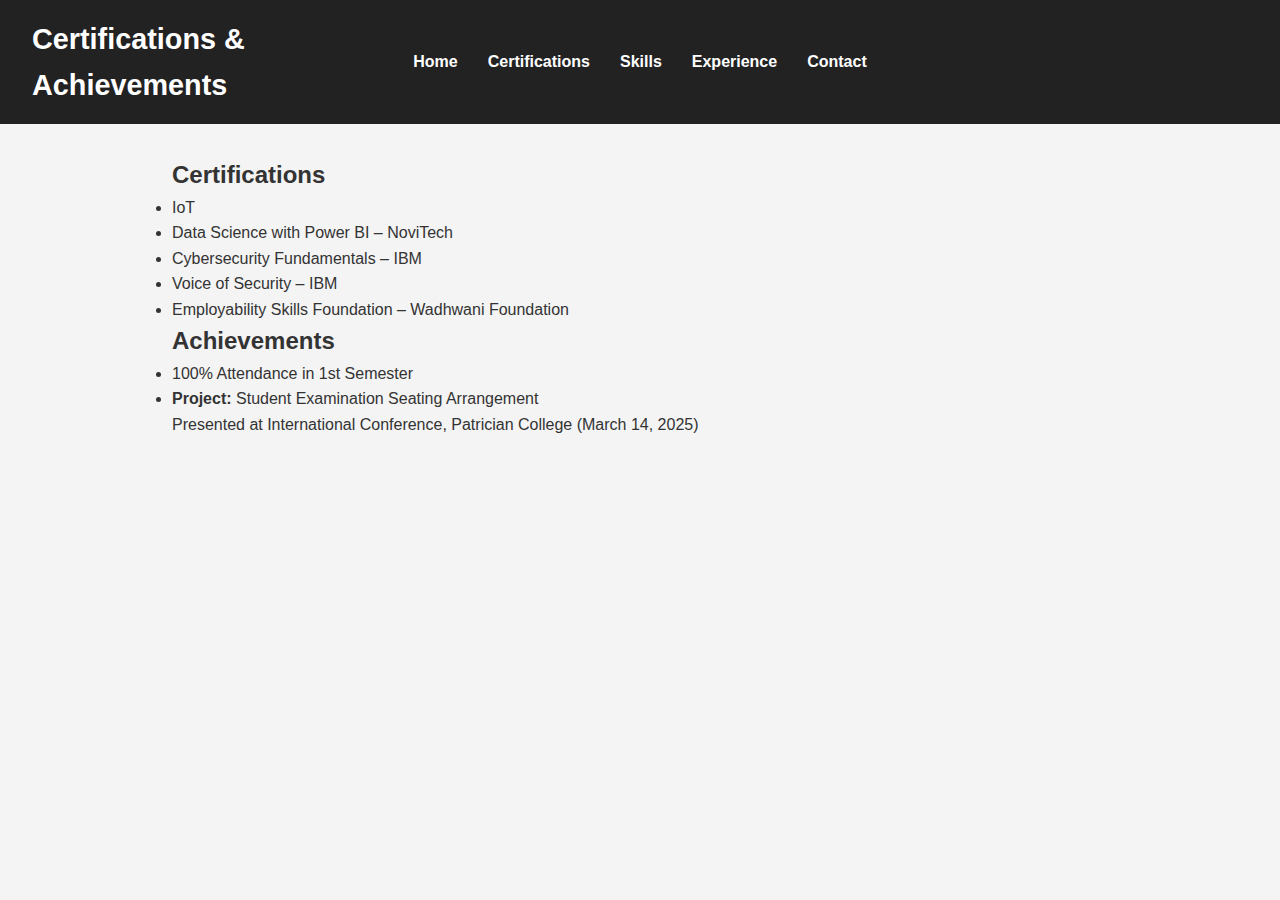
<file: certification.html>
<!DOCTYPE html>
<html lang="en">
<head>
  <meta charset="UTF-8"/>
  <meta name="viewport" content="width=device-width, initial-scale=1.0"/>
  <title>Certifications & Achievements</title>
  <link rel="stylesheet" href="style.css"/>
</head>
<body>
  <header>
    <h1>Certifications & Achievements</h1>
    <nav>
      <a href="index.html">Home</a>
      <a href="certifications.html">Certifications</a>
      <a href="skills.html">Skills</a>
      <a href="experience.html">Experience</a>
      <a href="contact.html">Contact</a>
    </nav>
  </header>

  <main class="fade-in">
    <section>
      <h2>Certifications</h2>
      <ul>
        <li>IoT</li>
        <li>Data Science with Power BI – NoviTech</li>
        <li>Cybersecurity Fundamentals – IBM</li>
        <li>Voice of Security – IBM</li>
        <li>Employability Skills Foundation – Wadhwani Foundation</li>
      </ul>

      <h2>Achievements</h2>
      <ul>
        <li>100% Attendance in 1st Semester</li>
        <li>
          <strong>Project:</strong> Student Examination Seating Arrangement<br/>
          Presented at International Conference, Patrician College (March 14, 2025)
        </li>
      </ul>
    </section>
  </main>
</body>
</html>
</file>
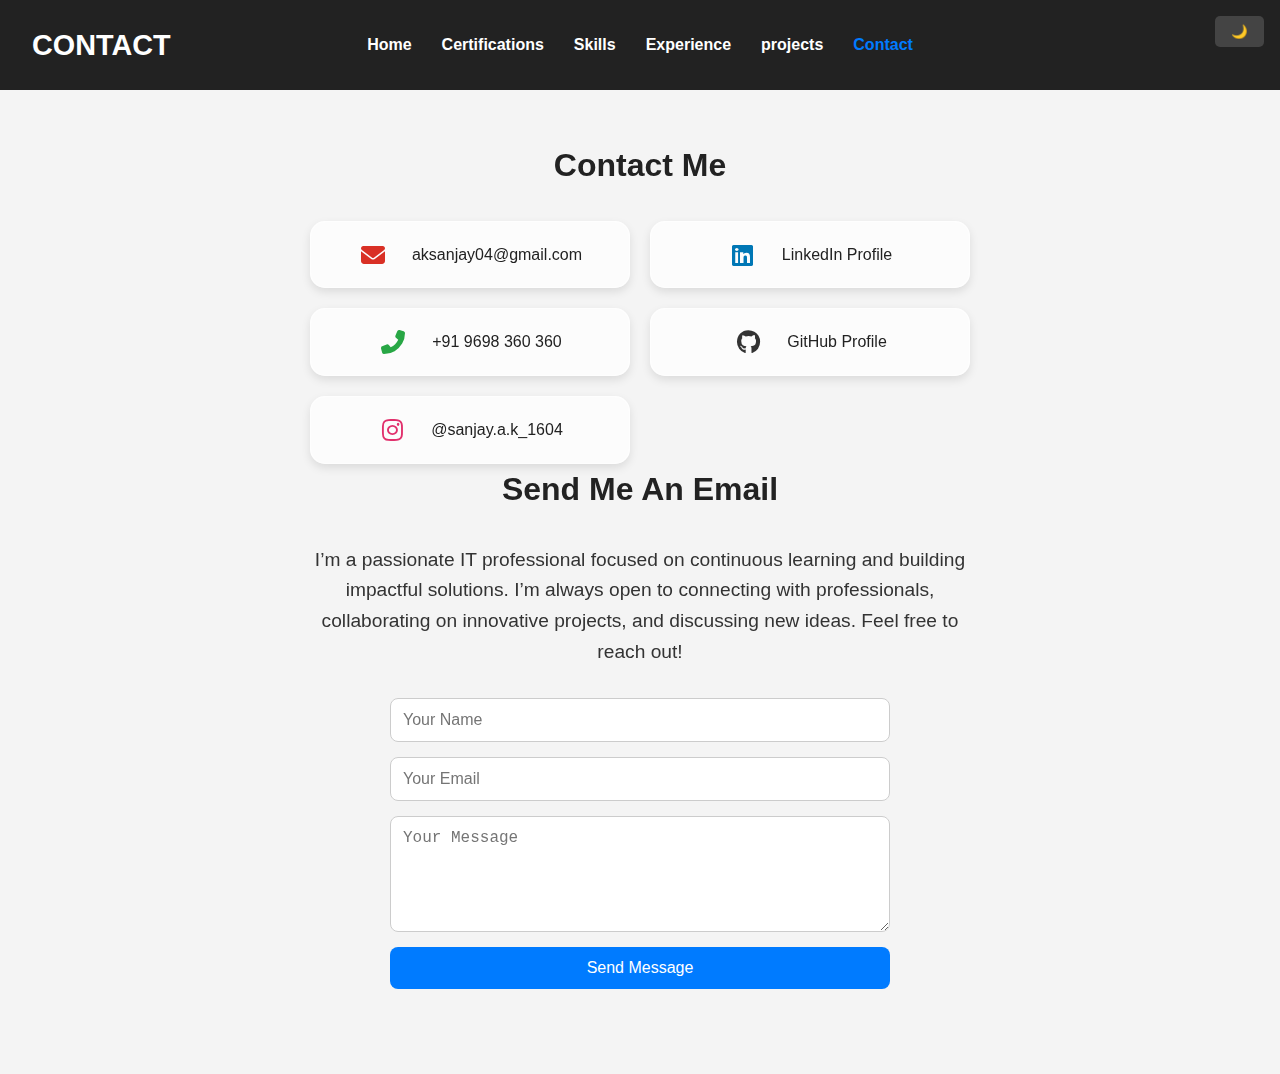
<file: contact.html>
<!DOCTYPE html>
<html lang="en">
<head>
  <meta charset="UTF-8"/>
  <meta name="viewport" content="width=device-width, initial-scale=1.0"/>
  <title>Contact</title>
  <link rel="stylesheet" href="style.css"/>
  <!-- Font Awesome CDN -->
  <link rel="stylesheet" href="https://cdnjs.cloudflare.com/ajax/libs/font-awesome/6.5.0/css/all.min.css" integrity="sha512-M+jw7Jh+..." crossorigin="anonymous" referrerpolicy="no-referrer" />
  <link rel="icon" type="image/png" href="fevicon image.png">

</head>
<body>
  <header>
    <h1>CONTACT</h1>
    <nav>
      <a href="index.html">Home</a>
      <a href="certifications.html">Certifications</a>
      <a href="skills.html">Skills</a>
      <a href="experience.html">Experience</a>
      <a href="projects.html">projects</a>
      <a href="contact.html" class="active">Contact</a>
    </nav>
    <button id="themeToggle">🌙</button>

  </header>

  <main class="fade-in contact-section">
  <h2>Contact Me</h2>

  <div class="contact-container">

    <div class="contact-card">
      <i class="fas fa-envelope contact-icon"></i>
      <a href="mailto:aksanjay04@gmail.com">aksanjay04@gmail.com</a>
    </div>

    <div class="contact-card">
      <i class="fab fa-linkedin contact-icon"></i>
      <a href="https://www.linkedin.com/in/sanjay-a-k-820286293" target="_blank">LinkedIn Profile</a>
    </div>

    <div class="contact-card">
      <i class="fas fa-phone-alt contact-icon"></i>
      <a href="tel:+919698360360">+91 9698 360 360</a>
    </div>

    <div class="contact-card">
      <i class="fab fa-github contact-icon"></i>
      <a href="https://github.com/Sanjay-054/Sanjay-054_DFA06BF8B38CDA790B546972FF74F452" target="_blank">GitHub Profile</a>
    </div>

    <div class="contact-card">
      <i class="fab fa-instagram contact-icon"></i>
      <a href="https://www.instagram.com/sanjay.a.k_1604?igsh=MTF6eXM0NnNubmp3bQ==" target="_blank">@sanjay.a.k_1604</a>
    </div>

  
  </div>
  <h2>Send Me An Email</h2>
  <justify>
  <p class="contact-intro">
  I’m a passionate IT professional focused on continuous learning and building impactful solutions. I’m always open to connecting with professionals, collaborating on innovative projects, and discussing new ideas. Feel free to reach out!</p>
</justify>

<form class="contact-form" action="mailto:aksanjay04@gmail.com" method="post" enctype="text/plain">
  
  <input type="text" name="Name" placeholder="Your Name" required>

  <input type="email" name="Email" placeholder="Your Email" required>

  <textarea name="Message" placeholder="Your Message" rows="5" required></textarea>

  <button type="submit">Send Message</button>

</form>

</main>

<script>
  document.addEventListener("DOMContentLoaded", function () {
    const navLinks = document.querySelectorAll("nav a");
    const currentPage = window.location.pathname.split("/").pop();

    navLinks.forEach(link => {
      if (link.getAttribute("href") === currentPage) {
        link.classList.add("active");
      }
    });
  });

  const toggleBtn = document.getElementById('themeToggle');
  const body = document.body;

  // Load saved theme
  if (localStorage.getItem('theme') === 'dark') {
    body.classList.add('dark');
    toggleBtn.textContent = '☀️';
  }

  // Toggle theme on button click
  toggleBtn.addEventListener('click', () => {
    body.classList.toggle('dark');
    const isDark = body.classList.contains('dark');

    toggleBtn.textContent = isDark ? '☀️' : '🌙';
    localStorage.setItem('theme', isDark ? 'dark' : 'light');
  });
</script>
</file>
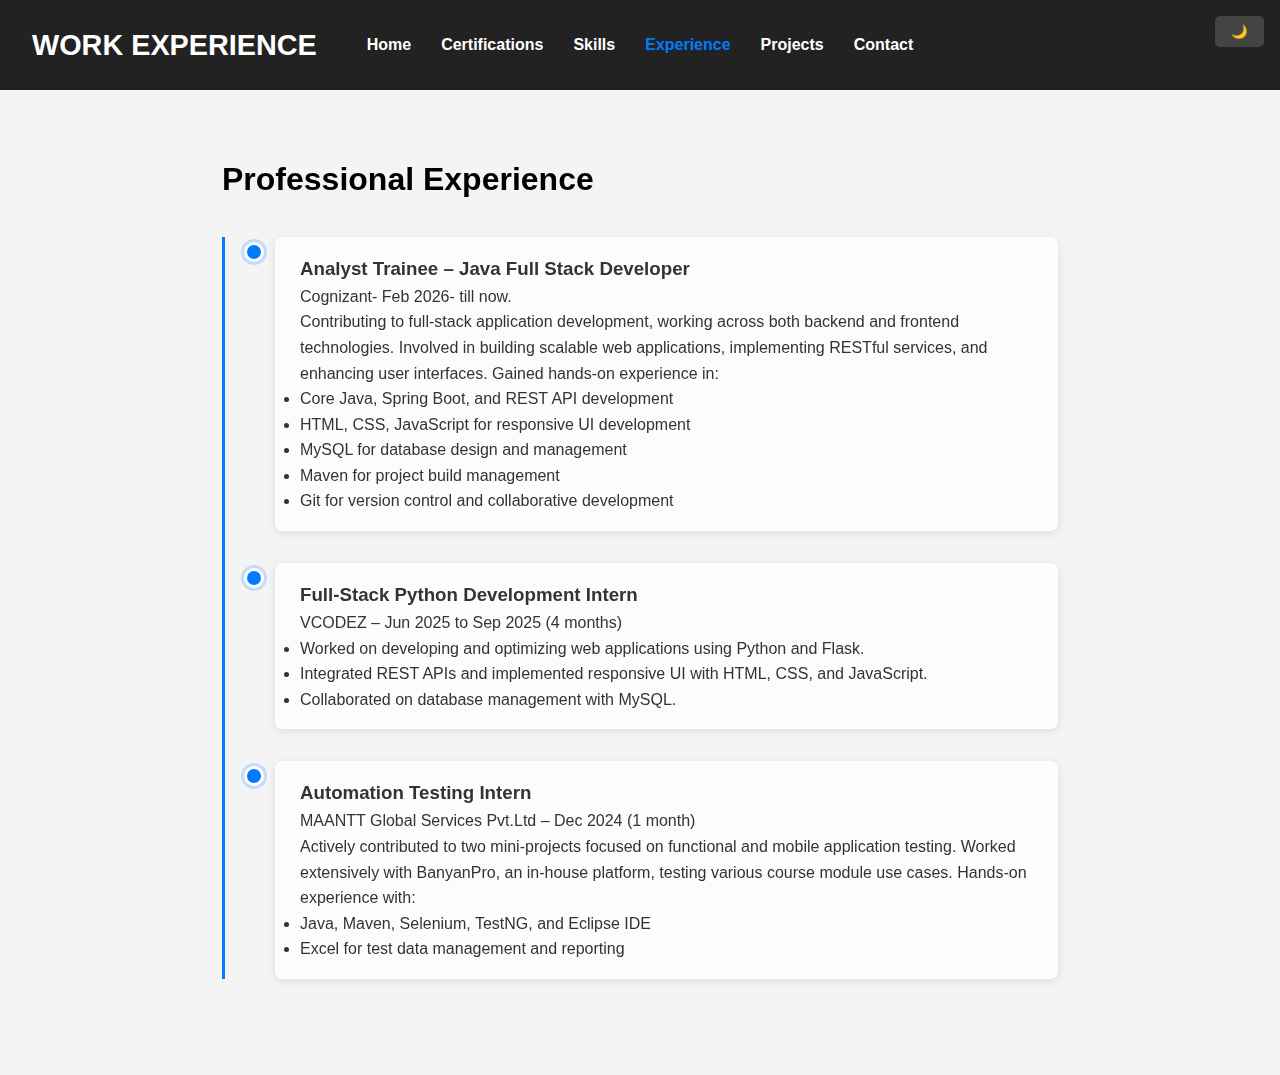
<file: experience.html>
<!DOCTYPE html>
<html lang="en">
<head>
  <meta charset="UTF-8"/>
  <meta name="viewport" content="width=device-width, initial-scale=1.0"/>
  <title>Work Experience</title>
  <link rel="stylesheet" href="style.css"/>
  <link rel="icon" type="image/png" href="fevicon image.png">

</head>
<body>
  <header>
    <h1>WORK EXPERIENCE</h1>
    <nav>
      <a href="index.html">Home</a>
      <a href="certifications.html">Certifications</a>
      <a href="skills.html">Skills</a>
      <a href="experience.html" class="active">Experience</a>
      <a href="projects.html">Projects</a>
      <a href="contact.html">Contact</a>
    </nav>
    <button id="themeToggle">🌙</button>

  </header>

  <main class="fade-in">
    <section class="experience-section">
      <h2>Professional Experience</h2>
      <div class="timeline">

        <!-- Experience 1 -->
<div class="timeline-item">
  <div class="timeline-icon"></div>
  <div class="timeline-content">
    <h3>Analyst Trainee – Java Full Stack Developer</h3>
    <p class="company">Cognizant- Feb 2026- till now.</p>
    <p class="details">
      Contributing to full-stack application development, working across both backend and frontend technologies. Involved in building scalable web applications, implementing RESTful services, and enhancing user interfaces. Gained hands-on experience in:
    </p>
    <ul>
      <li>Core Java, Spring Boot, and REST API development</li>
      <li>HTML, CSS, JavaScript for responsive UI development</li>
      <li>MySQL for database design and management</li>
      <li>Maven for project build management</li>
      <li>Git for version control and collaborative development</li>
    </ul>
  </div>
</div>

        <!-- Experience 2 -->
        <div class="timeline-item">
          <div class="timeline-icon"></div>
          <div class="timeline-content">
            <h3>Full-Stack Python Development Intern</h3>
            <p class="company">VCODEZ – Jun 2025 to Sep 2025 (4 months)</p>
            <ul>
              <li>Worked on developing and optimizing web applications using Python and Flask.</li>
              <li>Integrated REST APIs and implemented responsive UI with HTML, CSS, and JavaScript.</li>
              <li>Collaborated on database management with MySQL.</li>
            </ul>
          </div>
        </div>

        <!-- Experience 3 -->
        <div class="timeline-item">
          <div class="timeline-icon"></div>
          <div class="timeline-content">
            <h3>Automation Testing Intern</h3>
            <p class="company">MAANTT Global Services Pvt.Ltd – Dec 2024 (1 month)</p>
            <p class="details">Actively contributed to two mini-projects focused on functional and mobile application testing. Worked extensively with BanyanPro, an in-house platform, testing various course module use cases. Hands-on experience with:</p>
            <ul>
              <li>Java, Maven, Selenium, TestNG, and Eclipse IDE</li>
              <li>Excel for test data management and reporting</li>
            </ul>
          </div>
        </div>

      </div>
    </section>
  </main>
  <script>
  document.addEventListener("DOMContentLoaded", function () {
    const navLinks = document.querySelectorAll("nav a");
    const currentPage = window.location.pathname.split("/").pop();

    navLinks.forEach(link => {
      if (link.getAttribute("href") === currentPage) {
        link.classList.add("active");
      }
    });
  });
  
  const toggleBtn = document.getElementById('themeToggle');
  const body = document.body;

  // Load saved theme
  if (localStorage.getItem('theme') === 'dark') {
    body.classList.add('dark');
    toggleBtn.textContent = '☀️';
  }

  // Toggle theme on button click
  toggleBtn.addEventListener('click', () => {
    body.classList.toggle('dark');
    const isDark = body.classList.contains('dark');

    toggleBtn.textContent = isDark ? '☀️' : '🌙';
    localStorage.setItem('theme', isDark ? 'dark' : 'light');
  });


</script>

</body>
</html>
</file>
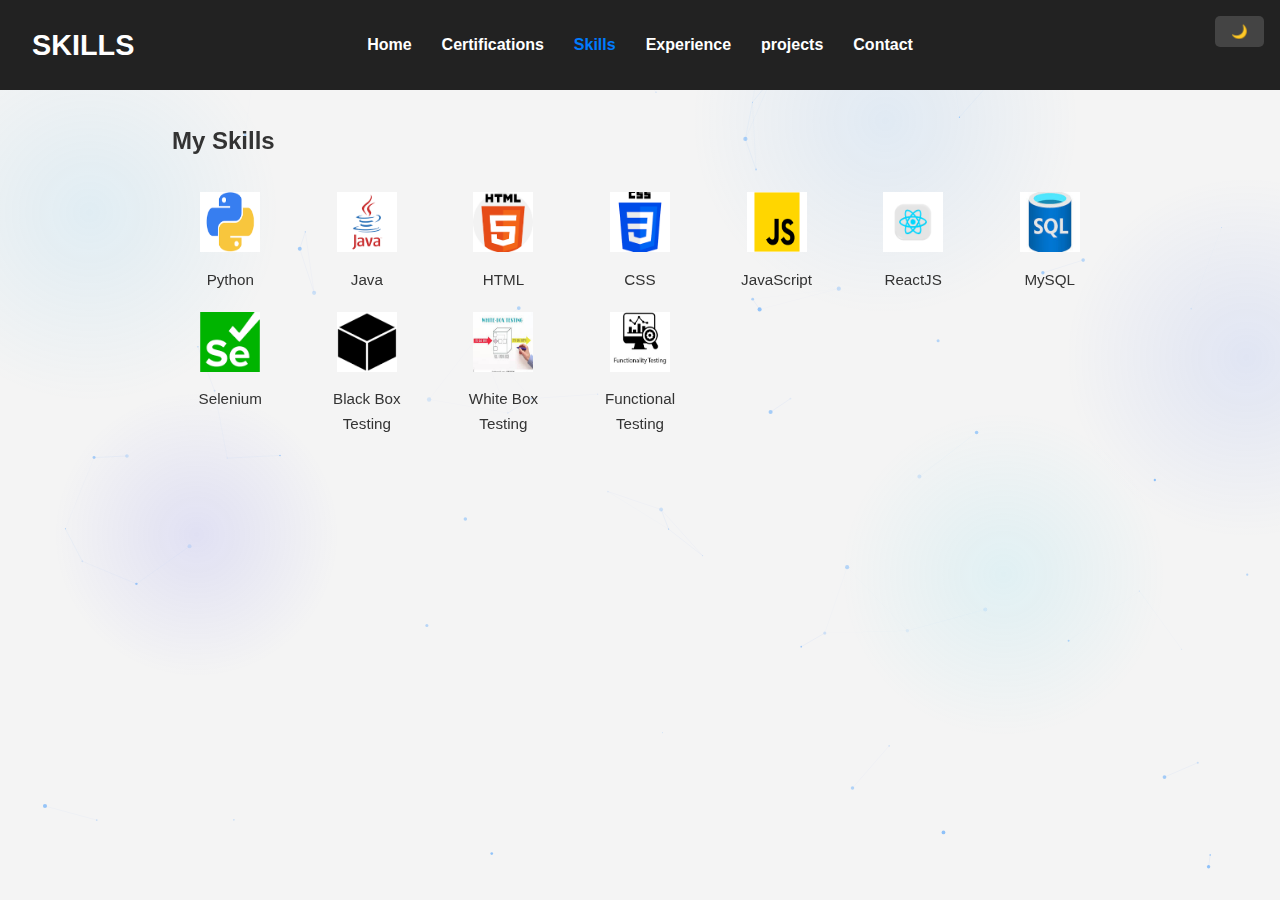
<file: skills.html>
<!DOCTYPE html>
<html lang="en">
<head>
  <meta charset="UTF-8"/>
  <meta name="viewport" content="width=device-width, initial-scale=1.0"/>
  <title>Skills</title>
  <link rel="stylesheet" href="style.css"/>
  <link rel="icon" type="image/png" href="fevicon image.png">

</head>
<body>
  <canvas id="bg-canvas"></canvas>
  <header>
    <h1>SKILLS</h1>
    <nav>
      <a href="index.html">Home</a>
      <a href="certifications.html">Certifications</a>
      <a href="skills.html" class="active">Skills</a>
      <a href="experience.html">Experience</a>
      <a href="projects.html">projects</a>
      <a href="contact.html">Contact</a>
    </nav>
    <button id="themeToggle">🌙</button>

  </header>

  <main class="fade-in">
  <h2>My Skills</h2>
  <div class="skills-grid">
    <div class="skill-item">
      <img src="python.png" alt="Python" />
      <p>Python</p>
    </div>
    <div class="skill-item">
      <img src="java.png" alt="Java" />
      <p>Java</p>
    </div>
    <div class="skill-item">
      <img src="html.png" alt="HTML" />
      <p>HTML</p>
    </div>
    <div class="skill-item">
      <img src="css.png" alt="CSS" />
      <p>CSS</p>
    </div>
    <div class="skill-item">
      <img src="JS.png" alt="JavaScript" />
      <p>JavaScript</p>
    </div>
    <div class="skill-item">
      <img src="reactjs.png" alt="ReactJS" />
      <p>ReactJS</p>
    </div>
    <div class="skill-item">
      <img src="SQL.jpeg" alt="MySQL" />
      <p>MySQL</p>
    </div>
    
    <div class="skill-item">
      <img src="selenium.png" alt="Selenium" />
      <p>Selenium</p>
    </div>
    <div class="skill-item">
      <img src="black box.png" alt="Black Box Testing" />
      <p>Black Box Testing</p>
    </div>
    <div class="skill-item">
      <img src="white box.jpeg" alt="White Box Testing" />
      <p>White Box Testing</p>
    </div>
    <div class="skill-item">
      <img src="functionali testing.png" alt="Functional Testing" />
      <p>Functional Testing</p>
    </div>
  </div>
</main>
<script>
  document.addEventListener("DOMContentLoaded", function () {
    const navLinks = document.querySelectorAll("nav a");
    const currentPage = window.location.pathname.split("/").pop();

    navLinks.forEach(link => {
      if (link.getAttribute("href") === currentPage) {
        link.classList.add("active");
      }
    });
  });
  
  const toggleBtn = document.getElementById('themeToggle');
  const body = document.body;

  // Load saved theme
  if (localStorage.getItem('theme') === 'dark') {
    body.classList.add('dark');
    toggleBtn.textContent = '☀️';
  }

  // Toggle theme on button click
  toggleBtn.addEventListener('click', () => {
    body.classList.toggle('dark');
    const isDark = body.classList.contains('dark');

    toggleBtn.textContent = isDark ? '☀️' : '🌙';
    localStorage.setItem('theme', isDark ? 'dark' : 'light');
  });


(function() {
  const canvas = document.getElementById('bg-canvas');
  const ctx = canvas.getContext('2d');
  let W, H, particles = [], orbs = [];

  function resize() {
    W = canvas.width = window.innerWidth;
    H = canvas.height = window.innerHeight;
  }
  resize();
  window.addEventListener('resize', resize);

  function isDark() { return document.body.classList.contains('dark'); }

  class Particle {
    constructor() { this.reset(); }
    reset() {
      this.x = Math.random() * W;
      this.y = Math.random() * H;
      this.r = Math.random() * 1.8 + 0.4;
      this.sx = (Math.random() - 0.5) * 0.4;
      this.sy = (Math.random() - 0.5) * 0.4;
      this.a = Math.random() * 0.5 + 0.1;
    }
    update() {
      this.x += this.sx; this.y += this.sy;
      if (this.x < 0 || this.x > W || this.y < 0 || this.y > H) this.reset();
    }
    draw() {
      ctx.beginPath();
      ctx.arc(this.x, this.y, this.r, 0, Math.PI * 2);
      ctx.fillStyle = isDark()
        ? `rgba(102,170,255,${this.a})`
        : `rgba(0,123,255,${this.a * 0.7})`;
      ctx.fill();
    }
  }

  class Orb {
    constructor(i) {
      this.x = Math.random() * W; this.y = Math.random() * H;
      this.r = 130 + Math.random() * 100;
      this.sx = (Math.random() - 0.5) * 0.15;
      this.sy = (Math.random() - 0.5) * 0.15;
      this.hue = [210, 240, 200, 190, 225][i];
    }
    update() {
      this.x += this.sx; this.y += this.sy;
      if (this.x < -this.r) this.x = W + this.r;
      if (this.x > W + this.r) this.x = -this.r;
      if (this.y < -this.r) this.y = H + this.r;
      if (this.y > H + this.r) this.y = -this.r;
    }
    draw() {
      const g = ctx.createRadialGradient(this.x, this.y, 0, this.x, this.y, this.r);
      const a = isDark() ? 0.07 : 0.11;
      g.addColorStop(0, `hsla(${this.hue},85%,60%,${a})`);
      g.addColorStop(1, `hsla(${this.hue},85%,60%,0)`);
      ctx.beginPath();
      ctx.arc(this.x, this.y, this.r, 0, Math.PI * 2);
      ctx.fillStyle = g;
      ctx.fill();
    }
  }

  for (let i = 0; i < 80; i++) particles.push(new Particle());
  for (let i = 0; i < 5; i++) orbs.push(new Orb(i));

  function loop() {
    ctx.clearRect(0, 0, W, H);
    orbs.forEach(o => { o.update(); o.draw(); });
    particles.forEach(p => { p.update(); p.draw(); });
    for (let i = 0; i < particles.length; i++) {
      for (let j = i + 1; j < particles.length; j++) {
        const dx = particles[i].x - particles[j].x;
        const dy = particles[i].y - particles[j].y;
        const d = Math.sqrt(dx*dx + dy*dy);
        if (d < 100) {
          ctx.beginPath();
          ctx.moveTo(particles[i].x, particles[i].y);
          ctx.lineTo(particles[j].x, particles[j].y);
          ctx.strokeStyle = isDark()
            ? `rgba(102,170,255,${(1-d/100)*0.15})`
            : `rgba(0,100,255,${(1-d/100)*0.12})`;
          ctx.lineWidth = 0.5;
          ctx.stroke();
        }
      }
    }
    requestAnimationFrame(loop);
  }
  loop();
})();

</script>
</file>
<file: style.css>
/* === Reset & Base Styles === */
* {
  margin: 0;
  padding: 0;
  box-sizing: border-box;
}

body {
  font-family: 'Segoe UI', Tahoma, Geneva, Verdana, sans-serif;
  background-color: #f4f4f4;
  color: #333;
  line-height: 1.6;
  min-height: 100vh;
  transition: background 0.4s ease, color 0.4s ease;
}

/* === Header Layout === */
header {
  display: grid;
  grid-template-columns: 1fr auto 1fr;
  align-items: center;
  padding: 1rem 2rem;
  background-color: #222;
  color: #fff;
  position: relative;
}

header h1 {
  margin: 0;
  font-size: 1.8rem;
  text-align: left;
}

/* Navigation in Center */
nav {
  text-align: center;
}

nav a {
  color: #fff;
  margin: 0 15px;
  text-decoration: none;
  font-weight: bold;
}

nav a:hover {
  text-decoration: underline;
}

nav a.active {
  color: #007bff;
}

/* === Toggle Button (Right Side) === */
#themeToggle {
  justify-self: end;
  background: #444;
  color: white;
  border: none;
  padding: 0.5rem 1rem;
  cursor: pointer;
  border-radius: 5px;
  transition: background 0.3s ease;
}

#themeToggle:hover {
  background: #666;
}

/* === Responsive Design === */
@media (max-width: 768px) {
  header {
    grid-template-columns: 1fr;
    text-align: center;
  }

  header h1 {
    margin-bottom: 0.5rem;
    text-align: center;
  }

  nav {
    margin-bottom: 0.5rem;
    flex-direction: column;
  }

  nav a {
    display: block;
    margin: 8px 0;
  }

  #themeToggle {
    justify-self: center;
    margin-top: 0.5rem;
  }

  main {
    padding: 1rem;
  }

  .skills-grid {
    grid-template-columns: repeat(auto-fill, minmax(80px, 1fr));
  }

  .project-section {
    padding: 1rem;
  }
}

/* === Mobile Optimizations (Max-width: 480px) === */
@media (max-width: 480px) {
  header {
    padding: 0.6rem 1rem; /* 🔧 Slimmer header padding */
  }

  header h1 {
    font-size: 1.2rem;   /* 🔧 Slimmer text */
    font-weight: 600;
    text-align: center;
  }

  nav a {
    font-size: 0.9rem;
    margin: 0 8px;
  }

  #themeToggle {
    padding: 0.4rem 0.8rem;
    font-size: 0.85rem;
    margin-top: 0.4rem;
  }

  footer p {
    font-size: 0.8rem;
  }

  footer .social-icons i {
    font-size: 1.2rem;
  }
}

/* === Theme Toggle Button Always Top-Right === */
#themeToggle {
  position: absolute;
  top: 1rem;
  right: 1rem;
  background: #444;
  color: white;
  border: none;
  padding: 0.5rem 1rem;
  cursor: pointer;
  border-radius: 5px;
  z-index: 1000;
  transition: background 0.3s ease;
}

#themeToggle:hover {
  background: #666;
}

/* === Main Layout === */
main {
  padding: 2rem;
  max-width: 1000px;
  margin: auto;
}

/* === About / Home Page === */
.about {
  text-align: center;
}

.profile-pic {
  width: 150px;
  border-radius: 50%;
  margin-bottom: 1rem;
}

/* === Resume Button === */
.btn {
  display: inline-block;
  padding: 0.5rem 1rem;
  background: #007bff;
  color: white;
  border-radius: 5px;
  text-decoration: none;
  margin-top: 1rem;
  transition: background 0.3s ease;
}

.btn:hover {
  background: #0056b3;
}

/* === Skills Grid === */
.skills-grid {
  display: grid;
  grid-template-columns: repeat(auto-fill, minmax(100px, 1fr));
  gap: 20px;
  justify-items: center;
  padding: 2rem 0;
}

.skill-item {
  text-align: center;
}

.skill-item img {
  width: 60px;
  height: 60px;
  transition: transform 0.3s ease;
}

.skill-item img:hover {
  transform: scale(1.2);
}

.skill-item p {
  margin-top: 0.5rem;
  font-size: 0.95rem;
  font-weight: 500;
}

/* === Contact Section === */
.contact-section {
  padding: 2rem;
  max-width: 700px;
  margin: auto;
}

.contact-section p {
  font-size: 1.2rem;
  margin: 1rem 0;
  display: flex;
  align-items: center;
}

.contact-section a {
  color: #0077b5;
  text-decoration: none;
  transition: color 0.3s ease;
}

.contact-section a:hover {
  color: #005582;
  text-decoration: underline;
}

.contact-section i {
  font-size: 1.5rem;
  margin-right: 12px;
  width: 30px;
  text-align: center;
}

.contact-section .fa-envelope { color: #d93025; }
.contact-section .fa-phone-alt { color: #28a745; }
.contact-section .fa-github { color: #333; }
.contact-section .fa-instagram { color: #e1306c; }
.contact-section .fa-linkedin { color: #0077b5; }

/* === Project Section === */
.project-section {
  display: flex;
  flex-direction: column;
  gap: 2rem;
  padding: 2rem;
}

.project-card {
  background: #fff;
  padding: 1.5rem;
  border-radius: 8px;
  box-shadow: 0 2px 8px rgba(0, 0, 0, 0.1);
  transition: transform 0.3s ease, box-shadow 0.3s ease;
}

.project-card:hover {
  transform: translateY(-5px);
  box-shadow: 0 4px 16px rgba(0, 0, 0, 0.2);
}

.project-card h2 {
  margin-bottom: 0.5rem;
  color: #007bff;
}

/* === Certifications Section === */
.cert-section {
  padding: 2rem;
}

.cert-grid {
  display: grid;
  grid-template-columns: repeat(auto-fill, minmax(220px, 1fr));
  gap: 20px;
  margin-top: 1rem;
}

.cert-card {
  background: #fff;
  border-radius: 8px;
  text-align: center;
  padding: 1rem;
  box-shadow: 0 2px 8px rgba(0,0,0,0.1);
  transition: transform 0.3s ease, box-shadow 0.3s ease;
}

.cert-card:hover {
  transform: translateY(-5px);
  box-shadow: 0 4px 16px rgba(0,0,0,0.2);
}

.cert-card img {
  width: 100%;
  max-height: 150px;
  object-fit: contain;
  border-radius: 5px;
  margin-bottom: 0.5rem;
}

/* === Experience Section === */
.experience-section {
  padding: 2rem;
  max-width: 900px;
  margin: auto;
}

.experience-section h2 {
  text-align: left;
  font-size: 2rem;
  margin-bottom: 2rem;
  color: black;
}

.timeline {
  position: relative;
  margin: 2rem 0;
  padding-left: 30px;
  border-left: 3px solid #007bff;
}

.timeline-item {
  position: relative;
  margin-bottom: 2rem;
  padding-left: 20px;
}

.timeline-icon {
  position: absolute;
  left: -11px;
  top: 5px;
  width: 20px;
  height: 20px;
  background: #007bff;
  border-radius: 50%;
  border: 3px solid #fff;
  box-shadow: 0 0 0 3px #007bff33;
}

.timeline-content {
  background: #fff;
  padding: 1rem 1.5rem;
  border-radius: 8px;
  box-shadow: 0 2px 8px rgba(0, 0, 0, 0.1);
}

.timeline-content:hover {
  transform: translateY(-4px);
  box-shadow: 0 4px 16px rgba(0, 0, 0, 0.2);
}

/* === Fade-in Animation === */
.fade-in {
  animation: fadeIn 1s ease-in;
}

@keyframes fadeIn {
  from {
    opacity: 0;
    transform: translateY(20px);
  }
  to {
    opacity: 1;
    transform: translateY(0);
  }
}

/* === Dark Mode === */
body.dark {
  background-color: #121212;
  color: #e0e0e0;
}

body.dark header { background-color: #1f1f1f; }
body.dark nav a { color: #e0e0e0; }
body.dark nav a.active { color: #66aaff; }
body.dark .btn { background: #1a73e8; }
body.dark .btn:hover { background: #125fbb; }
body.dark .skill-item p { color: #e0e0e0; }
body.dark .project-card { background: #1e1e1e; color: #f4f4f4; }
body.dark .cert-card { background: #1e1e1e; color: #f4f4f4; }
body.dark .contact-section a { color: #66aaff; }
body.dark .contact-section i { color: #66aaff; }
body.dark .fa-envelope { color: #ff6b6b; }
body.dark .timeline { border-left: 3px solid #66aaff; }
body.dark .timeline-icon { background: #66aaff; }
body.dark .timeline-content { background: #1e1e1e; color: #f4f4f4; }
body.dark .timeline-content h3 { color: #66aaff; }

/* === Skill Bars === */
.skills-container {
  max-width: 700px;
  margin: 2rem auto;
  padding: 1rem;
}

.skill {
  margin-bottom: 20px;
}

.skill span {
  display: block;
  font-weight: bold;
  margin-bottom: 5px;
}

.progress-bar {
  background-color: #ddd;
  border-radius: 20px;
  overflow: hidden;
  height: 20px;
}

.progress {
  height: 100%;
  width: 0;
  background-color: #007bff;
  border-radius: 20px;
  transition: width 1s ease-in-out;
}

body.dark .progress-bar { background-color: #444; }
body.dark .progress { background-color: #00bfff; }

#typewriter {
  font-weight: bold;
  color: #007bff;
  border-right: 2px solid #007bff;
  padding-right: 5px;
  white-space: nowrap;
}
/* === DARK MODE FIXES FOR EXPERIENCE SECTION === */
body.dark .experience-section {
  background-color: #121212; /* Matches body background */
  color: #e0e0e0; /* Light text */
}

body.dark .experience-section h2 {
  color: #66aaff;
}

body.dark .timeline {
  border-left: 3px solid #66aaff;
}

body.dark .timeline-icon {
  background: #66aaff;
  border: 3px solid #121212;
  box-shadow: 0 0 0 3px rgba(102, 170, 255, 0.2);
}

body.dark .timeline-content {
  background-color: #1f1f1f;
  color: #f4f4f4;
  border-radius: 8px;
  box-shadow: 0 2px 8px rgba(255, 255, 255, 0.05);
}

body.dark .timeline-content h3 {
  color: #66aaff;
}

/* Optional: Slightly dim timestamp or small text */
body.dark .timeline-content small {
  color: #aaa;
}
/* ======= NAVIGATION STYLES ======= */
nav {
  display: flex;
  justify-content: space-between;
  align-items: center;
  background-color: inherit;  /* Inherits from header (light/dark) */
  color: inherit;
  padding: 1rem 2rem;
  position: sticky;
  top: 0;
  z-index: 100;
}

nav .nav-brand {
  font-size: 1.5rem;
  font-weight: bold;
  color: inherit;
}

nav .nav-links {
  display: flex;
  gap: 1rem;
  background-color: inherit;  /* Inherits background in all modes */
}

nav a {
  color: inherit;              /* Matches light or dark mode */
  margin: 0 15px;
  text-decoration: none;
  font-weight: bold;
  transition: color 0.3s ease;
}

nav a:hover {
  text-decoration: underline;
  color: #007bff;
}

nav a.active {
  color: #007bff;
}

nav .nav-toggle {
  display: none;
  font-size: 1.5rem;
  cursor: pointer;
  color: inherit;
}

/* ======= RESPONSIVE MOBILE NAV ======= */
@media (max-width: 768px) {
  nav .nav-links {
    display: none;
    flex-direction: column;
    position: absolute;
    top: 100%;
    right: 0;
    width: 100%;
    padding: 1rem;
    box-shadow: 0 4px 8px rgba(0,0,0,0.1);
  }

  nav .nav-links.active {
    display: flex;
  }

  nav .nav-toggle {
    display: block;
  }
}

/* ======= DARK MODE NAV INHERITS ========= */
body.dark nav {
  background-color: inherit;
}

body.dark nav .nav-links {
  background-color: inherit;
}
/* Contact Section Styling */
.contact-section {
  text-align: center;
  padding: 50px 20px;
}

.contact-section h2 {
  font-size: 2rem;
  margin-bottom: 30px;
  color: var(--text-color, #222);
}

.contact-container {
  display: grid;
  grid-template-columns: repeat(auto-fit, minmax(250px, 1fr));
  gap: 20px;
  justify-content: center;
  max-width: 900px;
  margin: 0 auto;
}

.contact-card {
  background-color: var(--card-bg, #f8f8f8);
  border-radius: 15px;
  padding: 20px;
  display: flex;
  align-items: center;
  justify-content: center;
  gap: 12px;
  box-shadow: 0 4px 10px rgba(0,0,0,0.1);
  transition: transform 0.3s ease, box-shadow 0.3s ease;
}

.contact-card:hover {
  transform: translateY(-5px);
  box-shadow: 0 8px 20px rgba(0,0,0,0.2);
}

.contact-icon {
  font-size: 1.6rem;
  color: var(--accent-color, #007bff);
}

.contact-card a {
  color: var(--text-color, #222);
  text-decoration: none;
  font-weight: 500;
}

.contact-card a:hover {
  color: var(--accent-color, #007bff);
}

/* Dark Mode Variables */
body.dark {
  --text-color: #f8f9fa;
  --card-bg: #1e1e1e;
  --accent-color: #0dcaf0;
  background-color: #121212;
  color: #f8f9fa;
}

body.dark .contact-card {
  box-shadow: 0 4px 15px rgba(255,255,255,0.1);
}

body.dark .contact-card:hover {
  box-shadow: 0 6px 20px rgba(255,255,255,0.2);
}
.project-card img {
  display:block;
  margin: 0 auto;
}
.project-card {
  transition: transform 0.3s ease, box-shadow 0.3s ease;
}

.project-card:hover {
  transform: translateY(-5px);
  box-shadow: 0 4px 20px rgba(0,0,0,0.15);
}
.project-image {
  width: 400px;
  height: auto;
  display: block;
  margin: 0 auto;
  border-radius: 10px;
}
.project-image {
  width: 100%;        /* Image automatically adjusts to card width */
  height: auto;       /* Maintains aspect ratio */
  max-width: 400px;   /* Optional: prevents images from becoming too large */
  border-radius: 8px; /* Optional: smoother design */
  display: block;
  margin: 0 auto;     /* Centers the image */
}

/* Make project cards responsive too */
.project-card {
  width: 90%;
  max-width: 700px;
  margin: 20px auto;
  padding: 20px;
  box-sizing: border-box;
}

/* For grid layout (optional) */
.project-section {
  display: grid;
  grid-template-columns: repeat(auto-fit, minmax(320px, 1fr));
  gap: 20px;
}
/* Certificate Grid Responsive */
.cert-grid {
  display: grid;
  grid-template-columns: repeat(auto-fit, minmax(260px, 1fr));
  gap: 20px;
}

/* Card */
.cert-card {
  background: var(--card-bg, #fff);
  border-radius: 12px;
  padding: 15px;
  text-align: center;
  box-shadow: 0 4px 10px rgba(0,0,0,0.1);
  transition: transform 0.3s;
}

.cert-card:hover {
  transform: translateY(-5px);
}

.cert-card img {
  width: 100%;
  height: auto;
  border-radius: 8px;
  cursor: pointer;
}

/* Image Modal */
.image-modal {
  display: none;
  position: fixed;
  z-index: 999;
  left: 0;
  top: 0;
  width: 100%;
  height: 100%;
  background: rgba(0,0,0,0.9);
}

.image-modal img {
  margin: auto;
  display: block;
  max-width: 90%;
  max-height: 90%;
  margin-top: 5%;
}

.image-modal .close {
  position: absolute;
  top: 20px;
  right: 35px;
  font-size: 40px;
  color: #fff;
  cursor: pointer;
}

/* Mobile Optimization */
@media (max-width: 768px) {
  header h1 {
    font-size: 1.4rem;
    text-align: center;
  }

  nav {
    flex-wrap: wrap;
    justify-content: center;
  }

  .cert-card p {
    font-size: 0.9rem;
  }
}
.contact-form {
  max-width: 500px;
  margin: 30px auto;
  display: flex;
  flex-direction: column;
  gap: 15px;
}

.contact-form input,
.contact-form textarea {
  padding: 12px;
  border-radius: 8px;
  border: 1px solid #ccc;
  font-size: 1rem;
}

.contact-form button {
  padding: 12px;
  border: none;
  border-radius: 8px;
  background: #007bff;
  color: #fff;
  font-size: 1rem;
  cursor: pointer;
}

.contact-form button:hover {
  background: #0056b3;
}

/* Dark mode support */
body.dark .contact-form input,
body.dark .contact-form textarea {
  background: #222;
  color: #fff;
  border: 1px solid #444;
}
.about p {
  text-align: justify;  /* keeps paragraph justified */
  line-height: 1.6;    /* improves readability */
}
/* Modal Background */
.image-modal {
  display: none;
  position: fixed;
  z-index: 1000;
  padding-top: 60px;
  left: 0; top: 0;
  width: 100%; height: 100%;
  overflow: auto;
  background-color: rgba(0,0,0,0.8);
}

/* Modal Image */
.modal-content {
  margin: auto;
  display: block;
  max-width: 90%;
  max-height: 80%;
  border-radius: 10px;
}

/* Close Button */
.image-modal .close {
  position: absolute;
  top: 20px; right: 35px;
  color: #fff;
  font-size: 40px;
  font-weight: bold;
  cursor: pointer;
  transition: 0.3s;
}
.image-modal .close:hover {
  color: #ddd;
}
/* === Animated Background === */
#bg-canvas {
  position: fixed;
  top: 0; left: 0;
  width: 100%; height: 100%;
  z-index: 0;
  pointer-events: none;
}

header, main, footer {
  position: relative;
  z-index: 1;
}

.project-card, .cert-card, .timeline-content, .contact-card {
  background: rgba(255, 255, 255, 0.82) !important;
  backdrop-filter: blur(8px);
  -webkit-backdrop-filter: blur(8px);
}

body.dark .project-card,
body.dark .cert-card,
body.dark .timeline-content,
body.dark .contact-card {
  background: rgba(30, 30, 30, 0.82) !important;
}
/* === Animated Background (White/Light Mode) === */
#bg-canvas {
  position: fixed;
  top: 0;
  left: 0;
  width: 100%;
  height: 100%;
  z-index: 0;
  pointer-events: none;
  background: transparent;
}

/* Ensure all content sits above the canvas */
header, main, footer {
  position: relative;
  z-index: 1;
}

/* === Glassmorphism Cards (Light Mode) === */
.project-card,
.cert-card,
.timeline-content,
.contact-card {
  background: rgba(255, 255, 255, 0.75) !important;
  backdrop-filter: blur(10px);
  -webkit-backdrop-filter: blur(10px);
  border: 1px solid rgba(255, 255, 255, 0.6) !important;
}

/* === Glassmorphism Cards (Dark Mode) === */
body.dark .project-card,
body.dark .cert-card,
body.dark .timeline-content,
body.dark .contact-card {
  background: rgba(30, 30, 30, 0.78) !important;
  border: 1px solid rgba(255, 255, 255, 0.07) !important;
}
</file>
